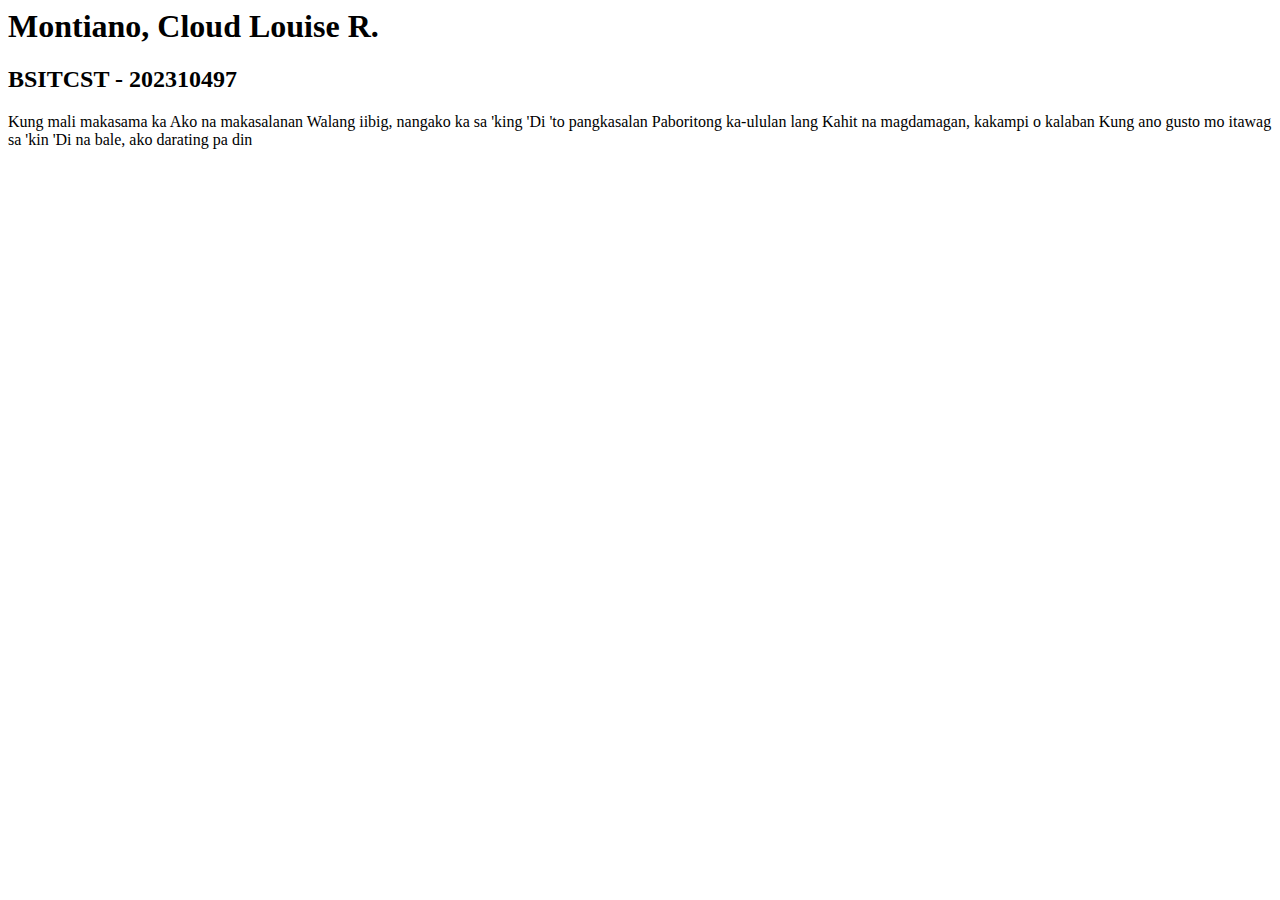
<file: index.html>
<html lang="en">
  <head>
    <title>IT0043 - TC01</title>
  </head>
  <body>
    <h1>Montiano, Cloud Louise R.</h1>
    <h2>BSITCST - 202310497</h2>
    <p>Kung mali makasama ka
Ako na makasalanan
Walang iibig, nangako ka sa 'king
'Di 'to pangkasalan
Paboritong ka-ululan lang
Kahit na magdamagan, kakampi o kalaban
Kung ano gusto mo itawag sa 'kin
'Di na bale, ako darating pa din</p>
  </body>
</html>
</file>
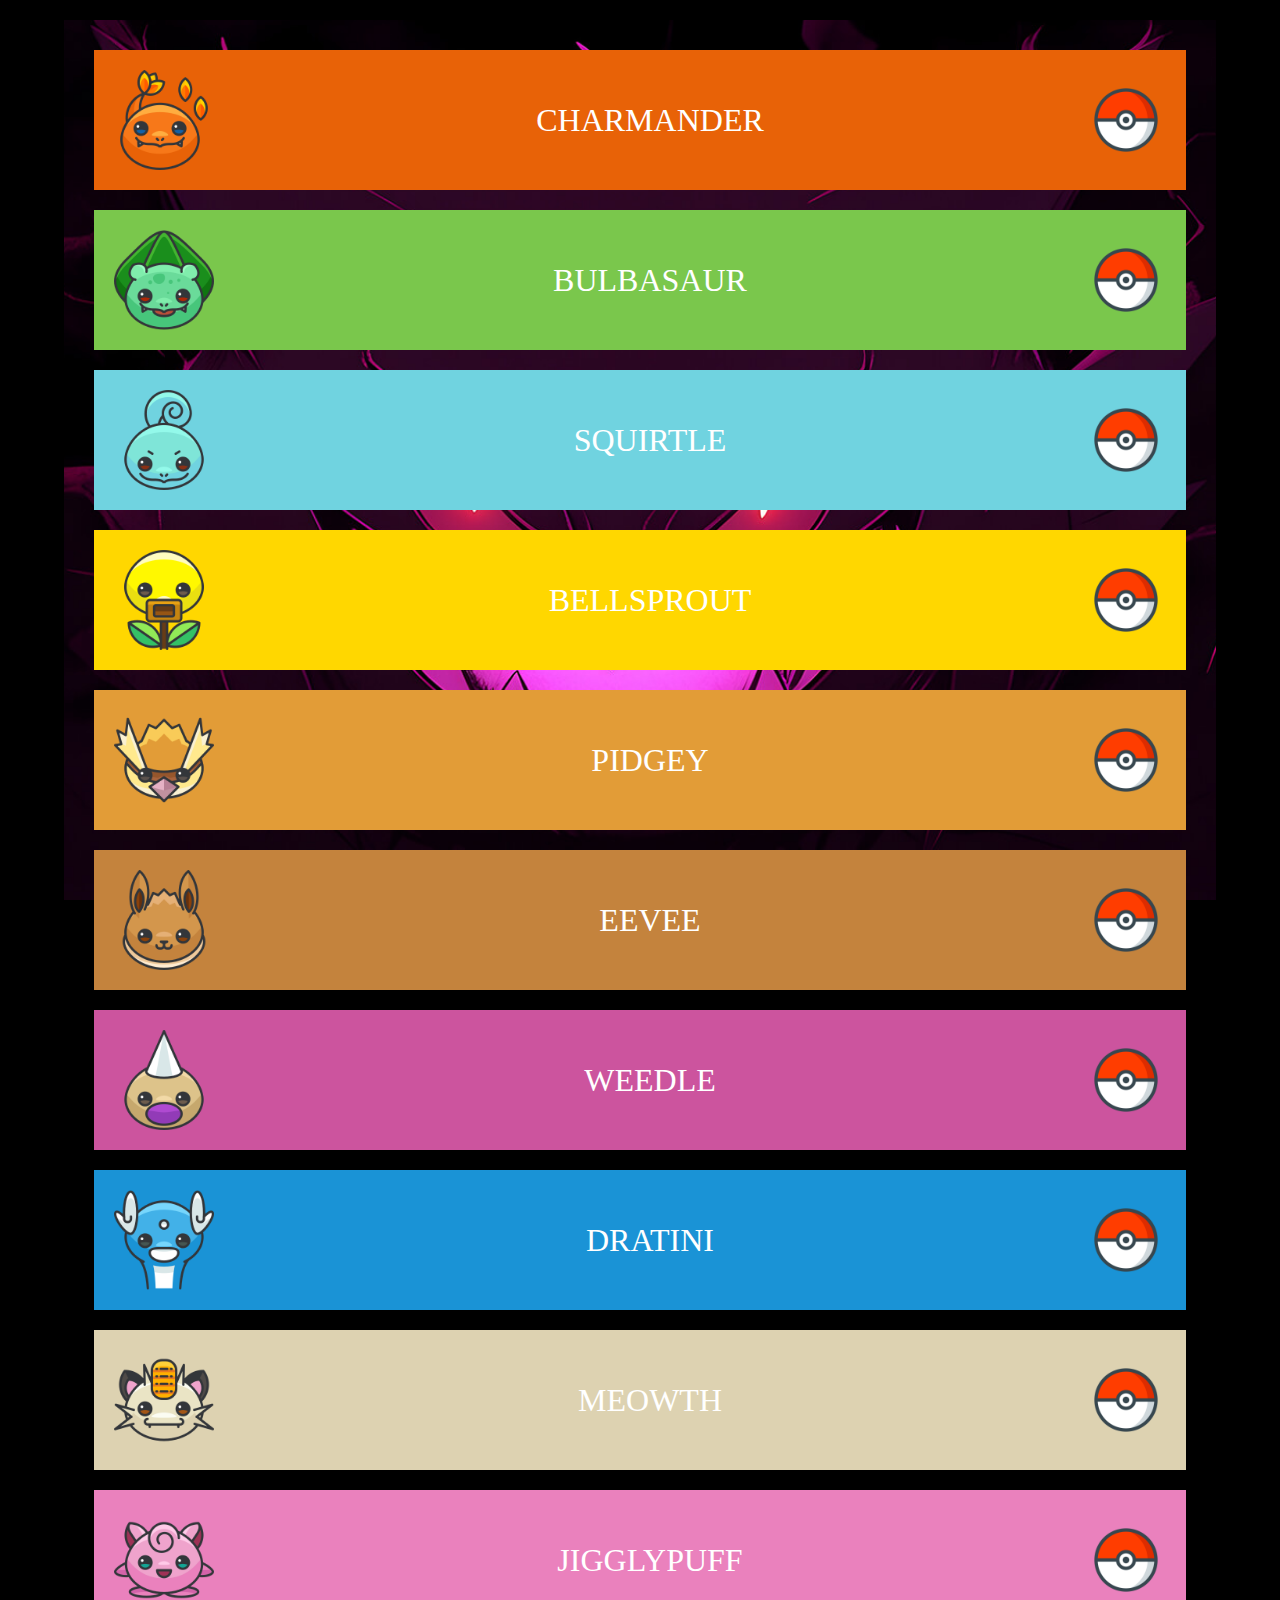
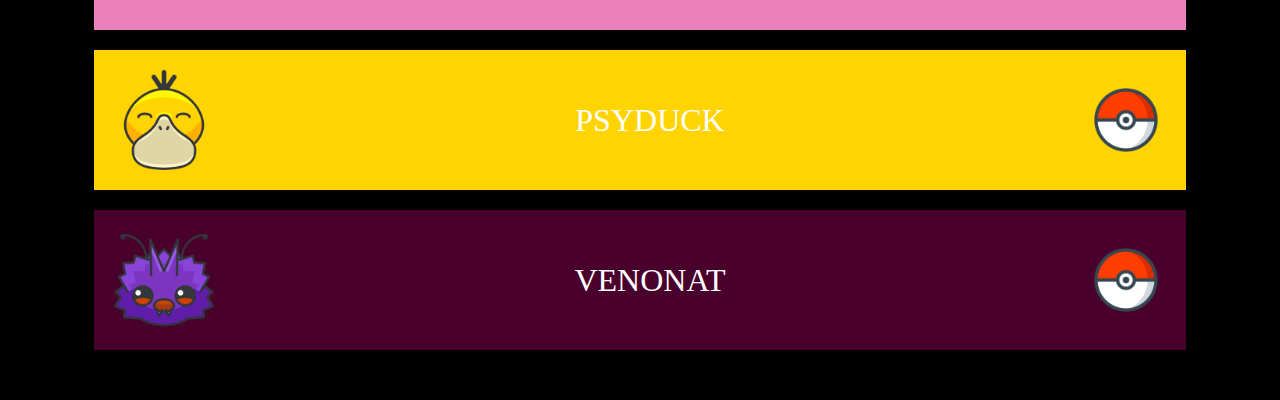
<file: montiano_mpe.html>
<!DOCTYPE html>
<html lang="en">

<head>
    <meta charset="UTF-8">
    <meta name="viewport" content="width=device-width, initial-scale=1.0">
    <link rel="stylesheet" href="pokemon_mpe.css">
    <title>Pokemon</title>
</head>

<body>
    <div class="container">
        <div class="icon char">
            <img src="charmander1.png" alt="charmander1">
            <p>CHARMANDER</p>
            <img src="pokeball.png" id="pokeball">
            <div class="types">
                <p class="type1 fire">fire</p>
            </div>
        </div>


        <div class="icon bul">
                <img src="bullbasaur.png" alt="bullbasaur">
                <p>BULBASAUR</p>
                <img src="pokeball.png" id="pokeball">
                <div class="types">
                    <p class="type1 grass">grass</p>
                </div>
            </div>
        

        <div class="icon squi">
                <img src="squirtle1.png" alt="squirtle1">
                <p>SQUIRTLE</p>
                <img src="pokeball.png" id="pokeball">
                <div class="types">
                    <p class="type1 water">water</p>
                </div>
            </div>
        

        <div class="icon bell">
                <img src="bellsprout.png" alt="bellsprout">
                <p>BELLSPROUT</p>
                <img src="pokeball.png" id="pokeball">
                <div class="types">
                    <p class="type1 grass">grass</p>
                </div>
            </div>
        

        <div class="icon pid">
            
                <img src="pidgey.png" alt="pidgey">
                <p>PIDGEY</p>
                <img src="pokeball.png" id="pokeball">
                <div class="types">
                    <p class="type1 flying">flying</p>
                </div>
            </div>
        

        <div class="icon eevee">
            
                <img src="eevee.png" alt="eevee">
                <p>EEVEE</p>
                <img src="pokeball.png" id="pokeball">
                <div class="types">
                    <p class="type1 normal">normal</p>
                </div>
            </div>
        

        <div class="icon cat">
            
                <img src="weedle.png" alt="weedle">
                <p>WEEDLE</p>
                <img src="pokeball.png" id="pokeball">
                <div class="types">
                    <p class="type1 bug">bug</p>
                </div>
            </div>
        

        <div class="icon dra">
            
                <img src="dratini.png" alt="dratini">
                <p>DRATINI</p>
                <img src="pokeball.png" id="pokeball">
                <div class="types">
                    <p class="type1 dragon">dragon</p>
                </div>
            </div>
        

        <div class="icon meow">
            
                <img src="meowth.png" alt="meowth">
                <p>MEOWTH</p>
                <img src="pokeball.png" id="pokeball">
                <div class="types">
                    <p class="type1 normal">normal</p>
                </div>
            </div>
        

        <div class="icon jig">
            
                <img src="jigglypuff.png" alt="jigglypuff">
                <p>JIGGLYPUFF</p>
                <img src="pokeball.png" id="pokeball">
                <div class="types">
                    <p class="type1 fairy">fairy</p>
                </div>
            </div>
        

        <div class="icon psy">
            
                <img src="psyduck.png" alt="psyduck">
                <p>PSYDUCK</p>
                <img src="pokeball.png" id="pokeball">
                <div class="types">
                    <p class="type1 water">water</p>
                </div>
            </div>
        

        <div class="icon ven">
           
                <img src="venonat1.png" alt="venonat1">
                <p>VENONAT</p>
                <img src="pokeball.png" id="pokeball">
                <div class="types">
                    <p class="type1 poison">poison</p>
                </div>
            </div>
        

    </div>
    </div>

</body>

</html>
</file>
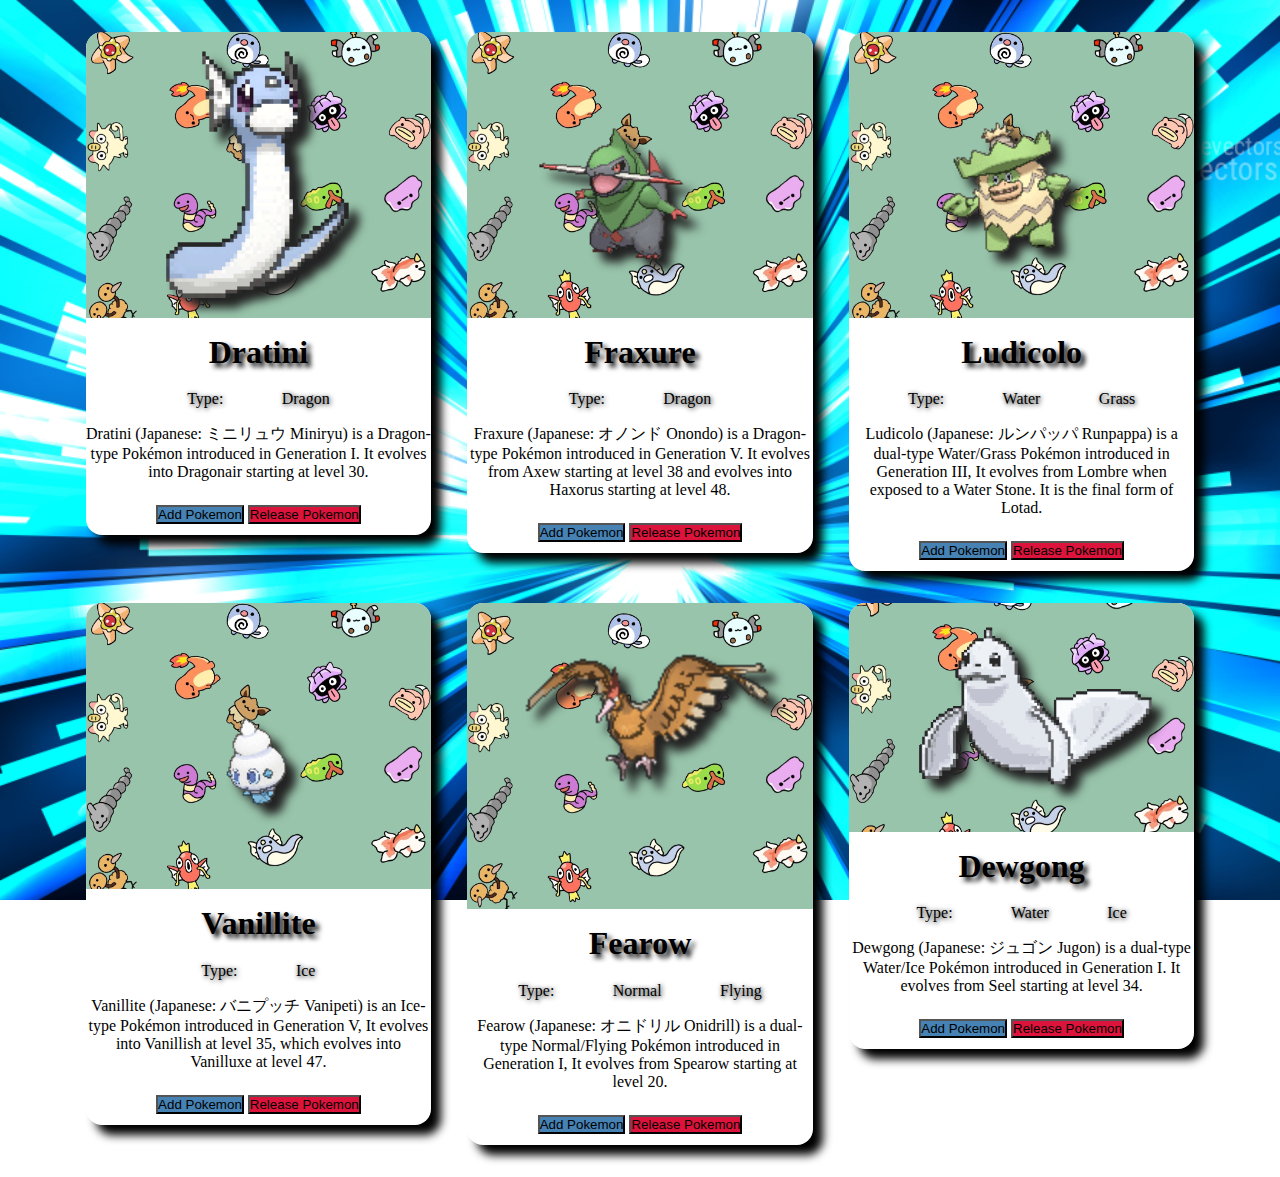
<file: Montiano_tsa4.html>
<!DOCTYPE html>
<html lang="en">
<head>
    <meta charset="UTF-8">
    <meta name="viewport" content="width=device-width, initial-scale=1.0">
    <link rel="stylesheet" href="Montiano_tsa4.css">

    <title>Pokemon Cards</title>
</head>
<body>


    <div class="container">
        
     
       

    <div class="card">
        <div class="image">
            <img height="250" src="dratini.gif" alt="Dratini">
        </div>

        <div class="details">
            <h1 class="name">Dratini</h1>
            <p class="type">Type:</p>
            <p class="type1 Dragon">Dragon</p>
            <p class="info">Dratini (Japanese: ミニリュウ Miniryu) is a Dragon-type Pokémon introduced in Generation I. It evolves into Dragonair starting at level 30.</p>
        </div>

        <div class="buttons">
            <button class="add">Add Pokemon</button>
            <button class="release">Release Pokemon</button>
        </div>
    </div>

    <div class="card">
        <div class="image">
            <img height="250" src="fraxure.gif" alt="Fraxure">
        </div>

        <div class="details">
            <h1 class="name">Fraxure</h1>
            <p class="type">Type:</p>
            <p class="type1 Dragon">Dragon</p>
            <p class="info">Fraxure (Japanese: オノンド Onondo) is a Dragon-type Pokémon introduced in Generation V. It evolves from Axew starting at level 38 and evolves into Haxorus starting at level 48.</p>
        </div>

        <div class="buttons">
            <button class="add">Add Pokemon</button>
            <button class="release">Release Pokemon</button>
        </div>
    </div>

    <div class="card">
        <div class="image">
            <img height="250" src="ludicolo.gif" alt="Ludicolo">
        </div>

        <div class="details">
            <h1 class="name">Ludicolo</h1>
            <p class="type">Type:</p>
            <p class="type1 Water">Water</p>
            <p class="type1 Grass">Grass</p>
            <p class="info">Ludicolo (Japanese: ルンパッパ Runpappa) is a dual-type Water/Grass Pokémon introduced in Generation III, It evolves from Lombre when exposed to a Water Stone. It is the final form of Lotad.</p>
        </div>

        <div class="buttons">
            <button class="add">Add Pokemon</button>
            <button class="release">Release Pokemon</button>
        </div>
    </div>

    <div class="card">
        <div class="image">
            <img height="250" src="Vannilite.gif" alt="Vaillite">
        </div>

        <div class="details">
            <h1 class="name">Vanillite</h1>
            <p class="type">Type:</p>
            <p class="type1 Ice">Ice</p>
            <p class="info">Vanillite (Japanese: バニプッチ Vanipeti) is an Ice-type Pokémon introduced in Generation V, It evolves into Vanillish at level 35, which evolves into Vanilluxe at level 47.</p>
        </div>

        <div class="buttons">
            <button class="add">Add Pokemon</button>
            <button class="release">Release Pokemon</button>
        </div>
    </div>

    <div class="card">
        <div class="image">
            <img height="270" src="fearow.gif" alt="Fearow">
        </div>

        <div class="details">
            <h1 class="name">Fearow</h1>
            <p class="type">Type:</p>
            <p class="type1 Normal">Normal</p>
            <p class="type1 Flying">Flying</p>
            <p class="info">Fearow (Japanese: オニドリル Onidrill) is a dual-type Normal/Flying Pokémon introduced in Generation I, It evolves from Spearow starting at level 20.</p>
        </div>

        <div class="buttons">
            <button class="add">Add Pokemon</button>
            <button class="release">Release Pokemon</button>
        </div>
    </div>

    <div class="card">
        <div class="image">
            <img src ="dewgong.gif" alt="Dewgong" >
        </div>

        <div class="details">
            <h1 class="name">Dewgong</h1>
            <p class="type">Type:</p>
            <p class="type1 Water">Water</p>
            <p class="type2 Ice">Ice</p>
            <p class="info">Dewgong (Japanese: ジュゴン Jugon) is a dual-type Water/Ice Pokémon introduced in Generation I. It evolves from Seel starting at level 34.</p>
        </div>

        <div class="buttons">
            <button class="add">Add Pokemon</button>
            <button class="release">Release Pokemon</button>
        </div>
    </div>
</div>

        </body
</file>
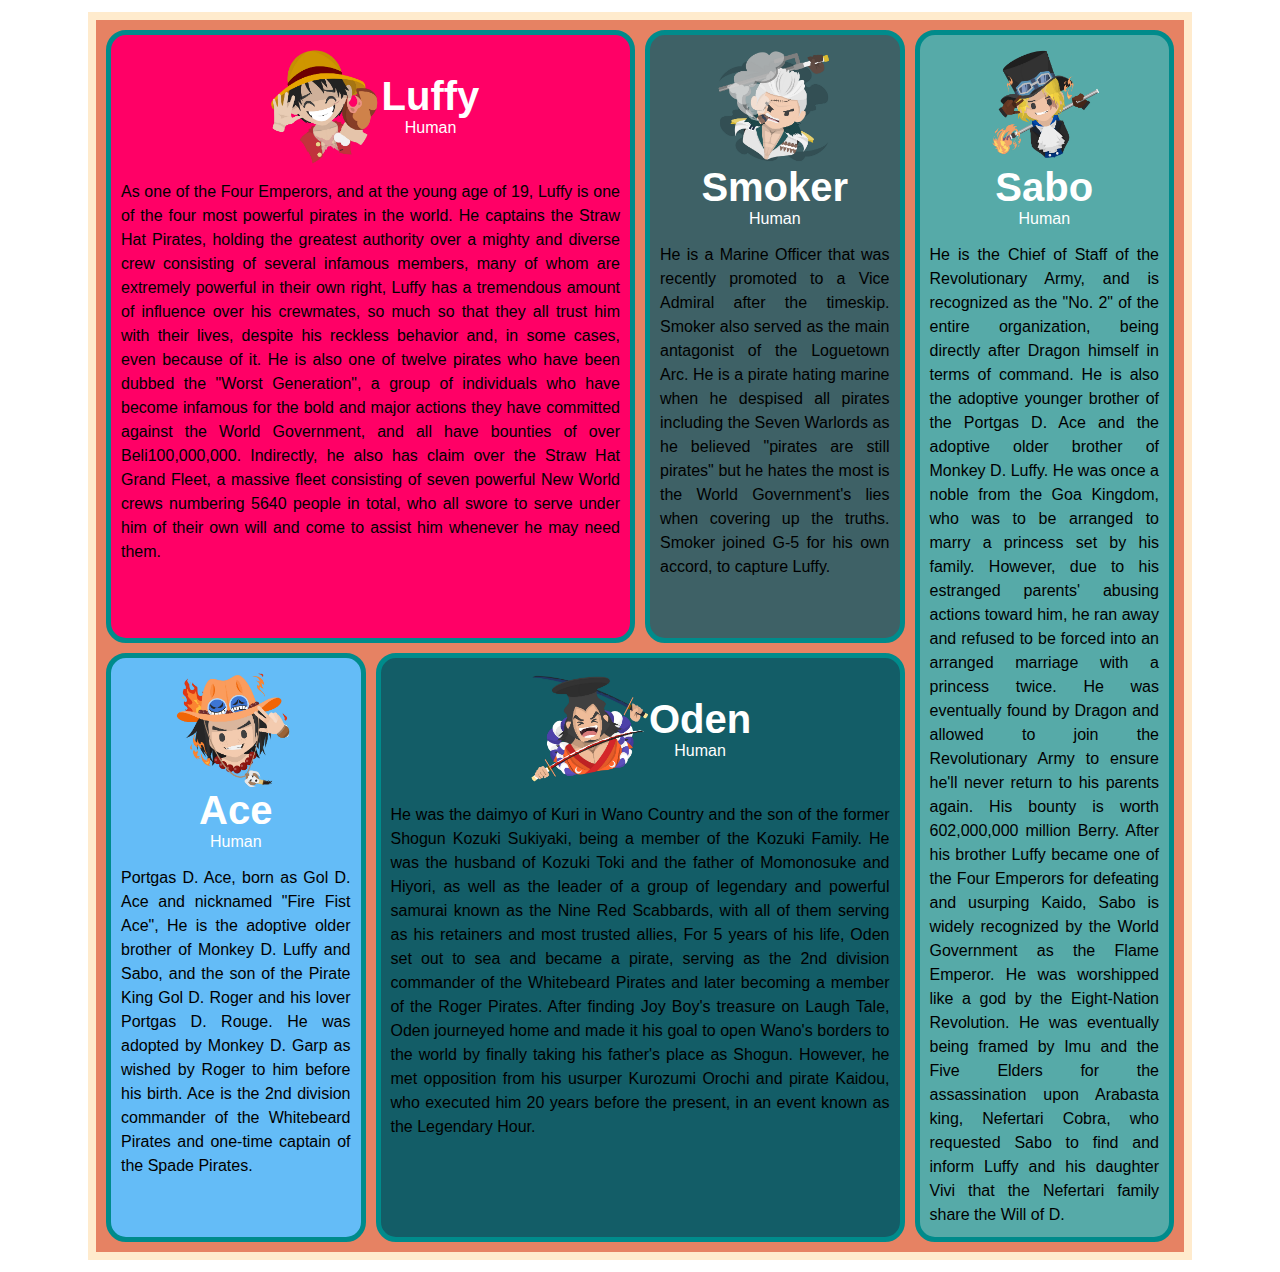
<file: montiano_tsa5.html>
<!DOCTYPE html>
<html lang="en">

<head>
    <meta charset="UTF-8">
    <meta name="viewport" content="width=device-width, initial-scale=1.0">
    <title>One Piece</title>
    <link rel="stylesheet" href="montiano_tsa5.css">
</head>

<body>
    <div class="Op-container">
        <div class="item" id="luffy">
            <div class="details">
                <img src="luffy.png" alt="luffy">
                <div class="name-race">
                    <p class="name">Luffy</p>
                    <p class="race">Human</p>
                </div>
            </div>
            <p class="desc">As one of the Four Emperors, and at the young age of 19, Luffy is one of the four most
                powerful pirates in the world. He captains the Straw Hat Pirates, holding the greatest authority over a
                mighty and diverse crew consisting of several infamous members, many of whom are extremely powerful in
                their own right,
                Luffy has a tremendous amount of influence over his crewmates, so much so that they all trust him with
                their lives, despite his reckless behavior and, in some cases, even because of it. He is also one of
                twelve pirates who have been dubbed the "Worst Generation", a group of individuals who have become
                infamous for the bold and major actions they have committed against the World Government, and all have
                bounties of over Beli100,000,000. Indirectly, he also has claim over the Straw Hat Grand Fleet, a
                massive fleet consisting of seven powerful New World crews numbering 5640 people in total, who all swore
                to serve under him of their own will and come to assist him whenever he may need them.</p>
        </div>


        <div class="item" id="ace">
            <div class="details">
                <img src="ace.png" alt="ace">
                <div class="name-race">
                    <p class="name">Ace</p>
                    <p class="race">Human</p>
                </div>
            </div>
            <p class="desc">Portgas D. Ace, born as Gol D. Ace and nicknamed "Fire Fist Ace", He is the adoptive older
                brother of Monkey D. Luffy and Sabo, and the son of the Pirate King Gol D. Roger and his lover Portgas
                D. Rouge. He was adopted by Monkey D. Garp as wished by Roger to him before his birth.
                Ace is the 2nd division commander of the Whitebeard Pirates and one-time captain of the Spade Pirates.
            </p>
        </div>

        <div class="item" id="sabo">
            <div class="details">
                <img src="sabo.png" alt="sabo">
                <div class="name-race">
                    <p class="name">Sabo</p>
                    <p class="race">Human</p>
                </div>
            </div>
            <p class="desc">He is the Chief of Staff of the Revolutionary Army, and is recognized as the "No. 2" of the
                entire organization, being directly after Dragon himself in terms of command. He is also the adoptive
                younger brother of the Portgas D.
                Ace and the adoptive older brother of Monkey D. Luffy. He was once a noble from the Goa Kingdom, who was
                to be arranged to marry a princess set by his family. However, due to his estranged parents' abusing
                actions toward him, he ran away and refused to be forced into an arranged marriage with a princess
                twice. He was eventually found by Dragon and allowed to join the Revolutionary Army to ensure he'll
                never return to his parents again. His bounty is worth 602,000,000 million Berry. After his brother
                Luffy became one of the Four Emperors for defeating and usurping Kaido, Sabo is widely recognized by the
                World Government as the Flame Emperor. He was worshipped like a god by the Eight-Nation Revolution. He
                was eventually being framed by Imu and the Five Elders for the assassination upon Arabasta king,
                Nefertari Cobra, who requested Sabo to find and inform Luffy and his daughter Vivi that the Nefertari
                family share the Will of D.</p>
        </div>

        <div class="item" id="smoker">
            <div class="details">
                <img src="smoker.png" alt="smoker">
                <div class="name-race">
                    <p class="name">Smoker</p>
                    <p class="race">Human</p>
                </div>
            </div>
            <p class="desc">He is a Marine Officer that was recently promoted to a Vice Admiral after the timeskip.
                Smoker also served as the main antagonist of the Loguetown Arc. He is a pirate hating marine when he
                despised all pirates including the Seven Warlords as he believed "pirates are still pirates" but he
                hates the most is the World Government's lies when covering up the truths.
                Smoker joined G-5 for his own accord, to capture Luffy.</p>
        </div>

        <div class="item" id="oden">
            <div class="details">
                <img src="oden.png" alt="oden">
                <div class="name-race">
                    <p class="name">Oden</p>
                    <p class="race">Human</p>
                </div>
            </div>
            <p class="desc"> He was the daimyo of Kuri in Wano Country and the son of the former Shogun Kozuki Sukiyaki,
                being a member of the Kozuki Family. He was the husband of Kozuki Toki and the father of Momonosuke and
                Hiyori, as well as the leader of a group of legendary and powerful samurai known as the Nine Red
                Scabbards,
                with all of them serving as his retainers and most trusted allies, For 5 years of his life, Oden set out
                to sea and became a pirate, serving as the 2nd division commander of the Whitebeard Pirates and later
                becoming a member of the Roger Pirates. After finding Joy Boy's treasure on Laugh Tale, Oden journeyed
                home and made it his goal to open Wano's borders to the world by finally taking his father's place as
                Shogun. However, he met opposition from his usurper Kurozumi Orochi and pirate Kaidou, who executed him
                20 years before the present, in an event known as the Legendary Hour.</p>
        </div>


    </div>
</body>

</html>
</file>
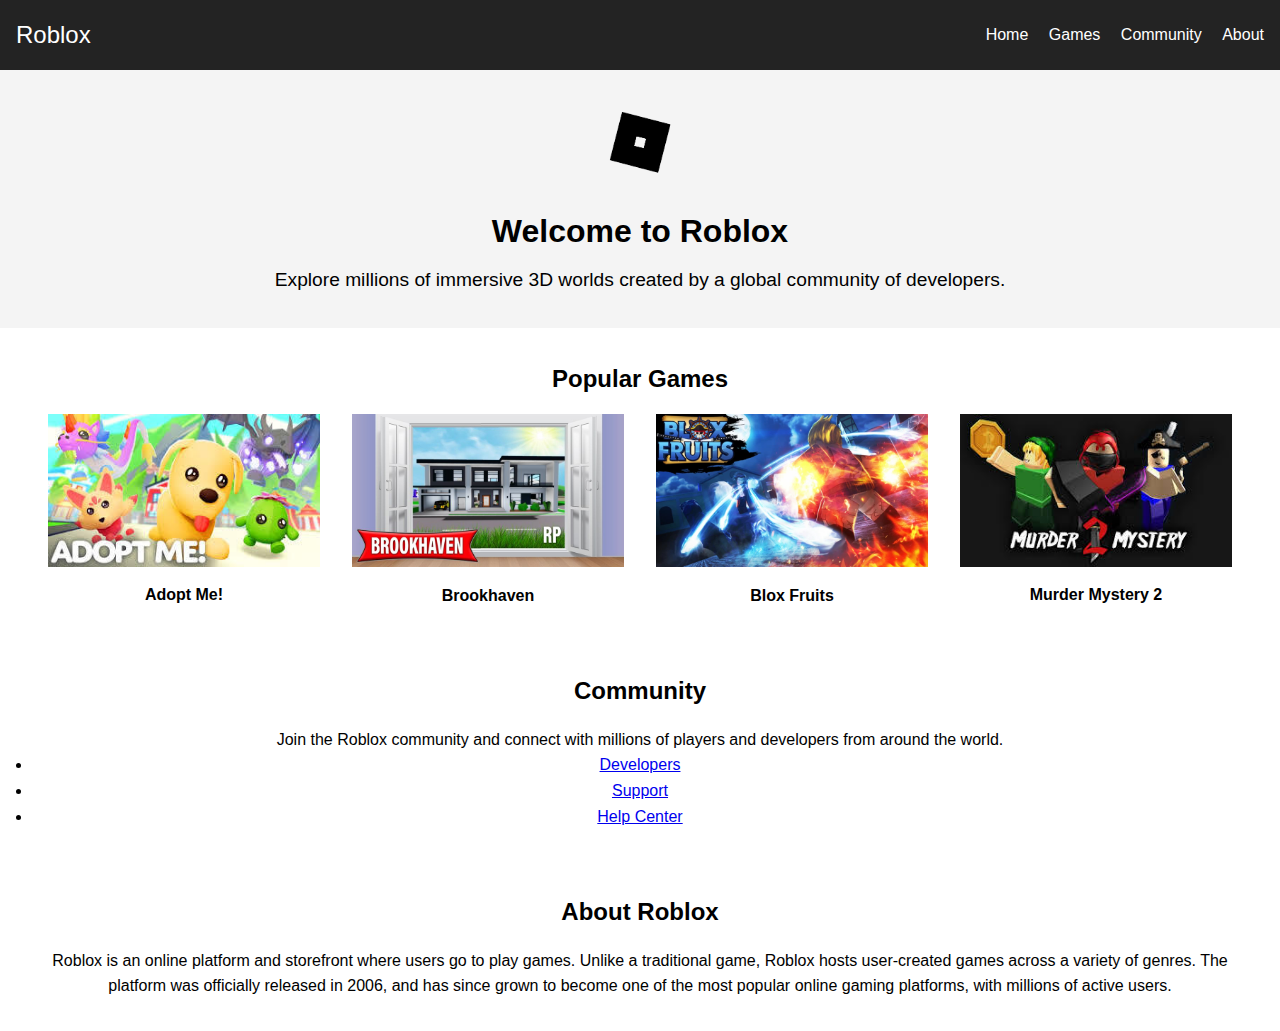
<file: montiano_tsa6.html>
<!DOCTYPE html>
<html lang="en">
<head>
    <meta charset="UTF-8">
    <meta name="viewport" content="width=device-width, initial-scale=1.0">
    <title>Roblox</title>
    <link rel="stylesheet" href="montiano_tsa6.css">
</head>
<body>
    <nav>
        <div class="logo">Roblox</div>
        <ul class="nav-links">
            <li><a href="#home">Home</a></li>
            <li><a href="#games">Games</a></li>
            <li><a href="#community">Community</a></li>
            <li><a href="#about">About</a></li>
        </ul>
    </nav>

    <header id="home">
        <img src="logo.png" alt="Roblox">
        <h1>Welcome to Roblox</h1>
        <p>Explore millions of immersive 3D worlds created by a global community of developers.</p>
    </header>

    <section id="games">
        <h2>Popular Games</h2>
        <div class="game-grid">
            <div class="game">
                <img src="adopt me.jpg" alt="Adopt Me">
                <h3>Adopt Me!</h3>
            </div>
            <div class="game">
                <img src="brookhaven.jpg" alt="Brookhaven">
                <h3>Brookhaven</h3>
            </div>
            <div class="game">
                <img src="bloxfruits.jpg" alt="Blox Fruits">
                <h3>Blox Fruits</h3>
            </div>
            <div class="game">
                <img src="murder mystery.jpg" alt="Murder Mystery 2">
                <h3>Murder Mystery 2</h3>
            </div>
        </div>
    </section>

    <section id="community">
        <h2>Community</h2>
        <p>Join the Roblox community and connect with millions of players and developers from around the world.</p>
        <ul>
            <li><a href="https://www.roblox.com/develop">Developers</a></li>
            <li><a href="https://www.roblox.com/support">Support</a></li>
            <li><a href="https://en.help.roblox.com/hc/en-us">Help Center</a></li>
        </ul>
    </section>

    <section id="about">
        <h2>About Roblox</h2>
        <p>Roblox is an online platform and storefront where users go to play games. Unlike a traditional game, Roblox hosts user-created games across a variety of genres. The platform was officially released in 2006, and has since grown to become one of the most popular online gaming platforms, with millions of active users.</p>
    </section>
</body>
</html>
</file>
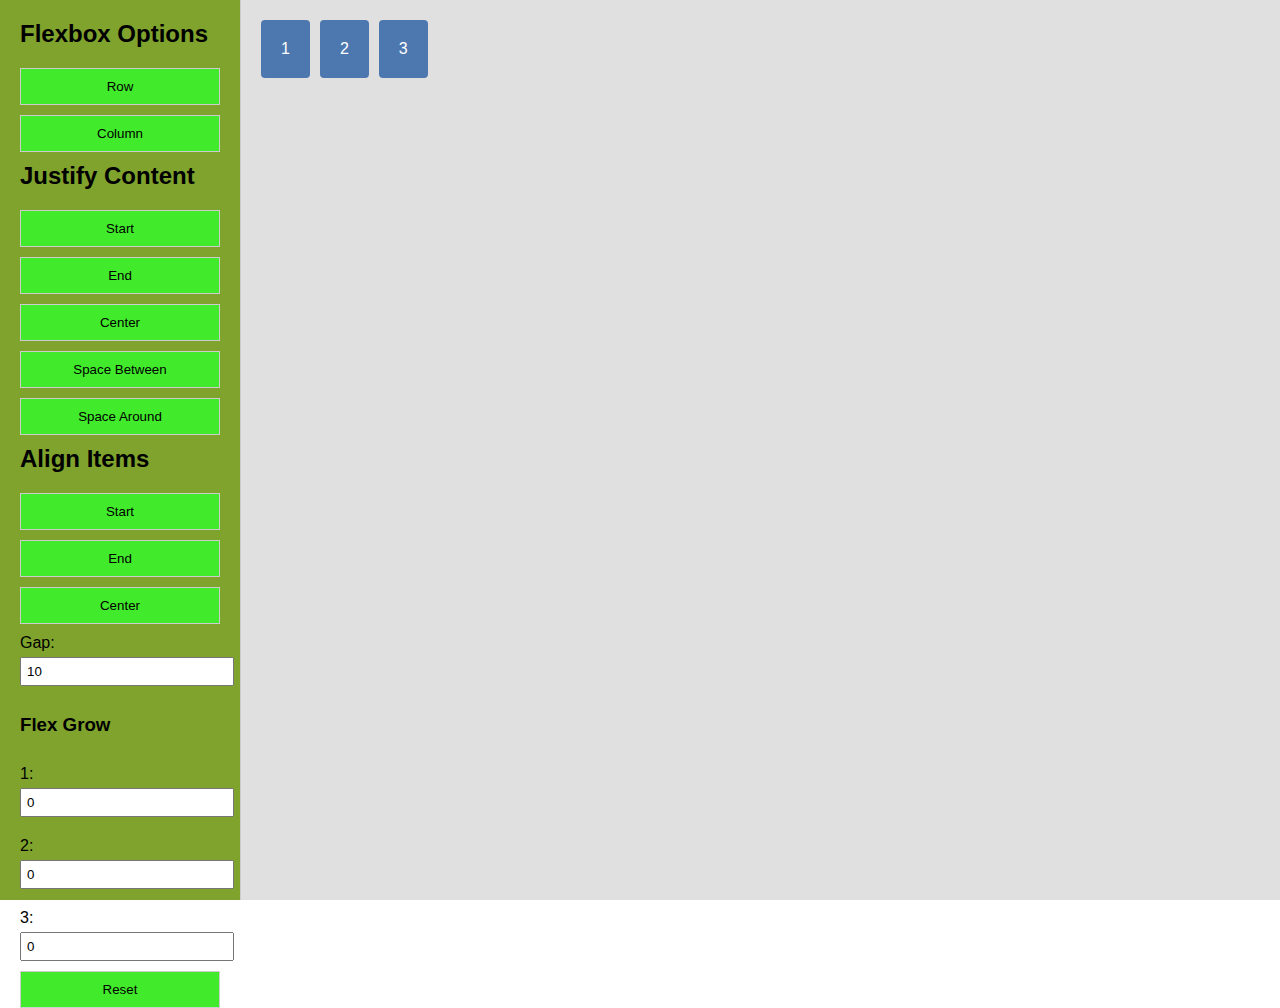
<file: montiano_tsa7.html>
<!DOCTYPE html>
<html lang="en">

<head>
    <meta charset="UTF-8">
    <meta name="viewport" content="width=device-width, initial-scale=1.0">
    <title>Flexbox Simulator</title>
    <link rel="stylesheet" href="montiano_tsa7.css">
</head>

<body>
    <div class="simulator">
        <div class="controls">
            <h2>Flexbox Options</h2>
            <button onclick="setFlexDirection('row')">Row</button>
            <button onclick="setFlexDirection('column')">Column</button>
            <h2>Justify Content</h2>
            <button onclick="setJustifyContent('flex-start')">Start</button>
            <button onclick="setJustifyContent('flex-end')">End</button>
            <button onclick="setJustifyContent('center')">Center</button>
            <button onclick="setJustifyContent('space-between')">Space Between</button>
            <button onclick="setJustifyContent('space-around')">Space Around</button>
            <h2>Align Items</h2>
            <button onclick="setAlignItems('flex-start')">Start</button>
            <button onclick="setAlignItems('flex-end')">End</button>
            <button onclick="setAlignItems('center')">Center</button>
            <label for="gap">Gap: </label>
            <input type="number" id="gap" min="0" max="50" value="10" oninput="setGap(this.value)">
            <h3>Flex Grow</h3>
            <div class="flex-grow-controls">
                <label for="flex-grow-1">1:</label>
                <input type="number" id="flex-grow-1" min="0" max="5" value="0" oninput="setFlexGrow(1, this.value)">
                <label for="flex-grow-2">2:</label>
                <input type="number" id="flex-grow-2" min="0" max="5" value="0" oninput="setFlexGrow(2, this.value)">
                <label for="flex-grow-3">3:</label>
                <input type="number" id="flex-grow-3" min="0" max="5" value="0" oninput="setFlexGrow(3, this.value)">
            </div>
            <button onclick="resetFlexbox()">Reset</button>
        </div>
        <div class="flex-container" id="flex-container">
            <div class="flex-item">1</div>
            <div class="flex-item">2</div>
            <div class="flex-item">3</div>
        </div>
    </div>
    <script src="montiano_tsa7.js"></script>
</body>

</html>
</file>
<file: pokemon_mpe.css>
*{
    margin: 0;
    padding: 0;
    box-sizing: border-box;
    transition: 1s ease;
}

body{
    background-color: black;
}

.container{
    background-image: url("bg2.jpg");
    background-size: cover;
    background-repeat: no-repeat;
    background-position: center;
    background-attachment: fixed;
    width: 90vw;
    margin: 20px auto;
    padding: 20px;
    display: flex;
    flex-direction: row;
    align-items: start;
    flex-wrap: wrap;
    justify-content: space-evenly;
}

.icon{
    width: 400px;
    padding: 20px;
    text-align: center;
    margin: 10px;
	display: flex;
    flex-grow: 1;
	align-items: center;
	justify-content: space-between;
}

.cat{
    background-color: #CC549E;
}

.char{
    background-color: #e86207;
}

.dra{
    background-color: #1a93d6;
}

.eevee{
    background-color: #c4833d;
}

.jig{
    background-color: #ea81bd;
}

.man{
    background-color: #e2bf91;
}

.meow{
    background-color: #ddd2b1;
}

.mew{
    background-color: #e8b5a6;
}

.pid{
    background-color: #e29c37;
}

.psy{
    background-color: #ffd400;
}

.snor{
    background-color: #0d5c9e;
}

.squi{
    background-color: #70d3e0;
}

.bul{
    background-color: #7AC74C;
}

.bell{
    background-color: gold;
}

.ven{
    background-color: #49002d;
}

img{
    width: 100%;
}

p{
    display: none;
    text-align: center;
    color: white;
    font-size: 2rem;
}

.types{
	display: none;
	text-align: center;
}

#pokeball{
    display: none;
    width: 80px;
    height: 80px;
}

@media(max-width: 1450px){
    .icon{
		display: flex;
        padding: 20px;
        width: 800px;
        vertical-align: center;
        flex-grow: 1;
    }

    .icon:hover{
        background-image: url("bg1.jpg");
		background-size: cover;
		background-position: center;
		background-repeat: no-repeat;
    }
	

    p, #pokeball{
        display: inline-block;
    }

    img{
        width: 100px;
    }
}

@media(max-width: 600px){
    .icon{
        padding: 20px;
        width: 250px;
        vertical-align: center;
        flex-grow: 1;
		flex-direction: column;
}

    .icon:hover{
        background-image: url("bg1.jpg");
		background-size: cover;
		background-position: center;
		background-repeat: no-repeat;
    }

    p, types{
        display: inline-block;
    }

    #pokeball{
        display: none;
    }

    img{
        width: 150px;
    }
	
	.types{
		width: 100%;
		margin: 0 10rem;
		display: flex;
		flex-direction: column;
	}

	.type1, .type2{
		display: inline-block;
		padding: 0.5rem;
		border-radius: 0.5rem;
		margin: 0.5rem;
		color: white;
		font-size: 1.5rem;
		flex-grow: 1;
	}
}

.bug{
	background-color: #A6B91A;
}

.fire{
	background-color: #EE8130;
}

.dragon{
	background-color: #6F35FC;
}

.normal{
	background-color: #A8A77A;
}

.fairy{
	background-color: #973e6b;
}

.fighting{
	background-color: #C22E28;
}

.psychic{
	background-color: #F95587;
}

.flying{
	background-color: #A98FF3;
}

.water{
	background-color: #6390F0;
}

.normal{
    background-color: #A8A77A;
}

.grass{
    background-color: #7AC74C;
}

.poison{
    background-color: #A33EA1;
}
</file>
<file: Montiano_tsa4.css>
*{
    padding: 0;
    margin: 0;
}

.container{
    max-width: 90vw;
    margin: 1rem auto;
    text-align: center;
}

body{
    background-image: url("bg1.jpg");
    background-size: cover;
    background-position: center;
    background-attachment: fixed;
    background-repeat: no-repeat;
}

.card{
    display: inline-block;
    width: 30%;
    border-radius: 1rem;
    text-align: center;
    margin: 1rem 1rem;
    vertical-align: top;
    border-width: 10px;
    height: auto;
    box-shadow: 10px 10px 10px black;
    background-color: white;
}

.image{
    background: url("cardbg.jpg");
    background-size: cover;
    background-position: center;
    border-radius: 1rem;
    border-bottom-left-radius: 0;
    border-bottom-right-radius: 0;
}


@media(max-width:1166px){
    .card{
        display: inline-block;
        width:100;
        margin: 1rem;
    }
}

@media(max-width:620){
    .card{
        display: block;
        width: 70%;
        margin: 1rem auto;
    }
}

img{
    filter: drop-shadow(10px 10px 5px #222);
    object-fit: cover;
    object-position: bottom;
    width: 80%;
    margin: 1rem 0;
}

.bgimage{
    max-width: 150px;
    height: 150px;
    background-image: url("cardbg.jpg");
}

h1{
    padding: 0.2rem 0.8rem;
    text-shadow: 4px 4px 5px black;
    color: black;
}

.type, .type1, .type2{
    display: inline-block;
    padding: 0.5rem 1.2rem;
    border-radius: 0.5rem;
    margin: 0.5rem 0.5rem;
    color: black;
    text-shadow: 1px 1px 5px black;
}

@media (max-width: 852px){
    .type, .type1, .type2{
        display: block;
        margin: 0.5rem 1.2rem;
    }
}

.desc{
    color: white;
    text-align: justify;
    margin: 0.5rem 0.2rem;
    line-height: 1.3;
    padding: 0 1.2rem;
    height: 4rem;
}

.buttons{
    padding: 0.5rem 1rem;
    border-radius: 0.5rem;
    border: none;
    font-size: 1rem;
    margin: 0.2rem 0.5rem;
    color: white;
}

button:hover{
    background-color: black;
}

.add{
    background-color: steelblue;
}

.release{
    background-color: crimson;
}

.details{
    padding: 0.8rem 0;
    border-radius: 1rem;
    border-top-right-radius: 0;
    border-top-left-radius: 0;
}

.darkgreen{
    background-color: darkgreen;
}

.darkblue{
    background-color: darkblue;
}

.darkred{
    background-color: darkred;
}

.pink{
    background-color: #b8335d;
}

.darkviolet{
    background-color: #5d365d;
}

.grass{
    background-color: green;
}

.poison{
    background-color: violet;
}

.water{
    background-color: #39f;
}

.fire{
    background-color: red;
}

.psychic{
    background-color: #EF4179;
}

.ghost{
    background-color: #704170;
}

.bug{
    background-color: #91A119;
}

.flying{
    background-color: #81B9EF;
}
</file>
<file: montiano_tsa5.css>
*{
    padding: 0%;
    margin: 0%;
    box-sizing: border-box;
    font-family: Verdana, Geneva, Tahoma, sans-serif;

}


.Op-container{
    display: grid;
    width: 85vw;
    height: auto;
    border: 10px;
    margin: 20px auto;
    background-color: rgb(230, 130, 99);
    outline: 8px solid blanchedalmond;
    grid-template-columns: repeat(4, 1fr);
    grid-gap: 10px;
    padding: 10px;
    
}

img{
    width: 120px;
}

.item{
    border: 5px solid darkcyan;
    padding: 10px;
    border-radius: 20px;
    color: white;
    display: flex;
    align-items: center;
    gap: 15px;
    flex-direction: column;

}

.details{
    display: flex;
    flex-direction: column;
    text-align: center;
    align-items: center;
}

.name{
    font-size: 2.5rem;
    font-weight: 700;
}

.desc{
    display: flex;
    flex-direction: row;
    text-align: justify;
    line-height: 1.5;
    color: black;
    

}

#luffy{
    background-color: #FF0066;
    grid-column: 1/3;
    grid-row: 1/2;
}

#ace{
    background-color: #64BCF7;
    grid-column: 1/2;
    grid-row: 2/3;
}

#sabo{
    background-color: #56AAA8;
    grid-column: 4/5;
    grid-row: 1/3;
}

#smoker{
    background-color: #3E6166;
    grid-column: 3/4;
    grid-row: 1/2;
}

#oden{
    background-color: #135D67;
    grid-column: 2/4;
    grid-row: 2/3;
}

#luffy .details,
#oden .details{
    flex-direction: row;
}

@media(max-width: 1000px){
    .Op-container{
        grid-template-columns: repeat(2, 1fr);
    }

    #luffy{
        grid-column: 1/2;
        grid-row: 1/2;
    }
    
    #ace{
        grid-column: 2/3;
        grid-row: 1/2;
    }

    #sabo{
        grid-column: 1/3;
        grid-row: 3/4;
    }

    #smoker{
        grid-column: 1/2;
        grid-row: 2/3;
    }

    #oden{
        grid-column: 2/3;
        grid-row: 2/3;
    }
}

@media(max-width: 750px){
    .Op-container{
        grid-template-columns: 1fr;
    }

    #luffy{
        grid-column: 1/2;
        grid-row: 1/2;
    }

    #ace{
        grid-column: 1/2;
        grid-row: 2/3;
    }

    #sabo{
        grid-column: 1/2;
        grid-row: 5/6;
    }

    #smoker{
        grid-column: 1/2;
        grid-row: 4/5;
    }

    #oden{
        grid-column: 1/2;
        grid-row: 3/4;
    }

    #luffy .details,
#oden .details,
#ace .details,
#sabo .details,
#smoker .details {
    flex-direction: row;
}

}
</file>
<file: montiano_tsa6.css>
* {
    margin: 0;
    padding: 0;
    box-sizing: border-box;
}

body {
    font-family: Arial, sans-serif;
    line-height: 1.6;
}

nav {
    background: #232323;
    color: #fff;
    display: flex;
    justify-content: space-between;
    align-items: center;
    padding: 1rem;
}

nav .logo {
    font-size: 1.5rem;
}

nav .logo img{
    height: 20px;
    width: auto;
    margin-right: 0.5rem;
}

nav .nav-links {
    list-style: none;
}

nav .nav-links li {
    display: inline;
    margin-left: 1rem;
}

nav .nav-links a {
    color: #fff;
    text-decoration: none;
}

header {
    text-align: center;
    padding: 2rem;
    background: #f4f4f4;
}

header img {
    width: auto;
    height: 80px;
}

header h1 {
    margin-top: 1rem;
    font-size: 2rem;
}

header p {
    margin-top: 0.5rem;
    font-size: 1.2rem;
}

section {
    padding: 2rem;
    text-align: center;
}

section h2 {
    text-align: center;
    margin-bottom: 1rem;
}

.game-grid, .character-grid {
    display: flex;
    flex-wrap: wrap;
    justify-content: center;
    gap: 2rem;
}

.game, .character {
    flex: 1 1 calc(25% - 2rem);
    max-width: calc(25% - 2rem);
    text-align: center;
}

.game img, .character img {
    max-width: 100%;
    height: auto;
}

.game h3, .character h3 {
    margin-top: 0.5rem;
    font-size: 1rem;
}

@media (max-width: 768px) {
    .game, .character {
        flex: 1 1 calc(50% - 2rem);
        max-width: calc(50% - 2rem);
    }
}

@media (max-width: 480px) {
    nav {
        flex-direction: column;
        align-items: flex-start;
    }

    nav .nav-links {
        width: 100%;
        text-align: left;
    }

    nav .nav-links li {
        display: block;
        margin-left: 0;
        margin-top: 0.5rem;
    }

    .game, .character {
        flex: 1 1 100%;
        max-width: 100%;
    }
}
</file>
<file: montiano_tsa7.css>
body {
    font-family: Arial, sans-serif;
    display: flex;
    height: 100vh;
    margin: 0;
}

.simulator {
    display: flex;
    flex-direction: row;
    width: 100%;
}

.controls {
    width: 200px;
    padding: 20px;
    background-color: #7fa32c;
    border-right: 1px solid #ccc;
}

.controls h2 {
    margin-top: 0;
}

.controls button {
    display: block;
    margin-bottom: 10px;
    padding: 10px;
    width: 100%;
    border: 1px solid #ccc;
    background-color: #41eb2b;
    cursor: pointer;
}

.controls button:hover {
    background-color: #41eb2b;
}

.controls label {
    display: block;
    margin: 10px 0 5px;
}

.controls input[type="number"] {
    width: 100%;
    padding: 5px;
    margin-bottom: 10px;
}

.flex-container {
    display: flex;
    flex-grow: 1;
    gap: 10px;
    padding: 20px;
    background-color: #e0e0e0;
    justify-content: flex-start;
    align-items: flex-start;
}

.flex-item {
    background-color: #4c77af;
    color: white;
    padding: 20px;
    text-align: center;
    border-radius: 4px;
}

.flex-grow-controls label {
    display: inline-block;
    margin-right: 10px;
}
</file>
